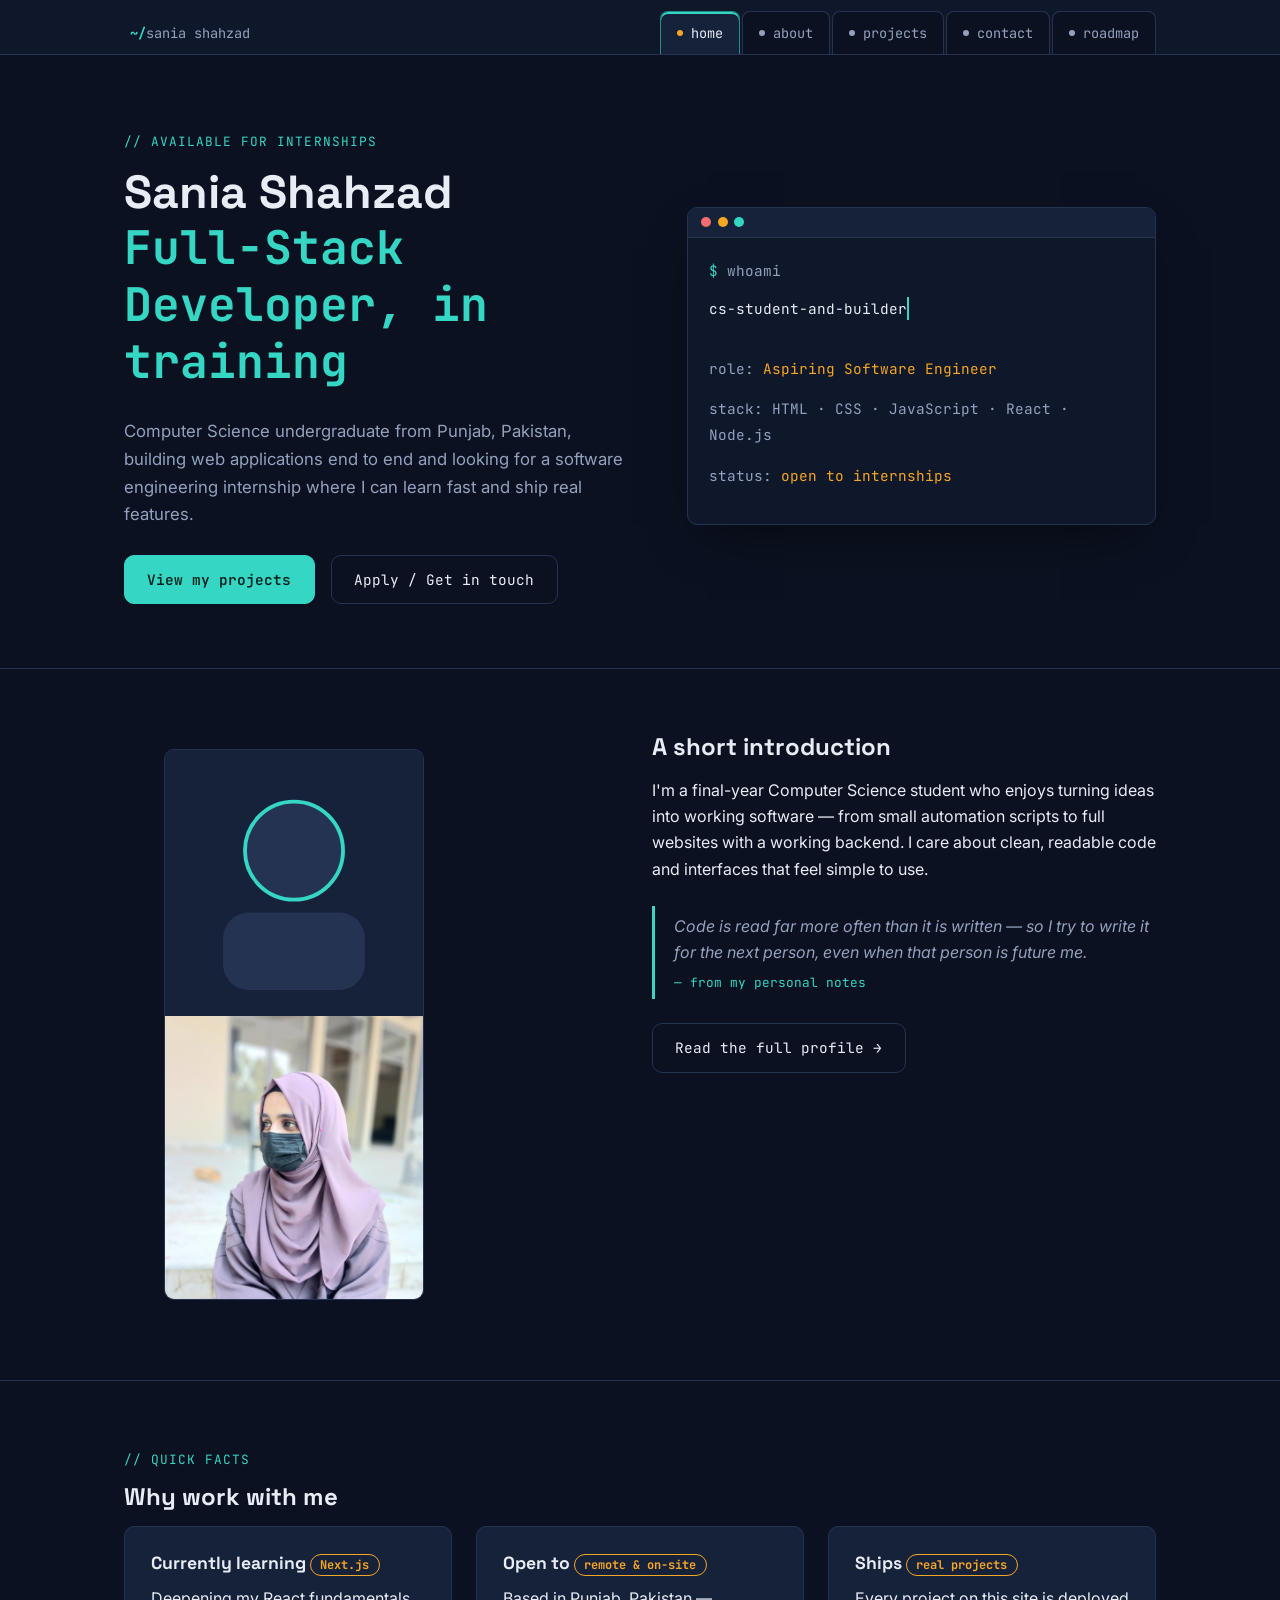
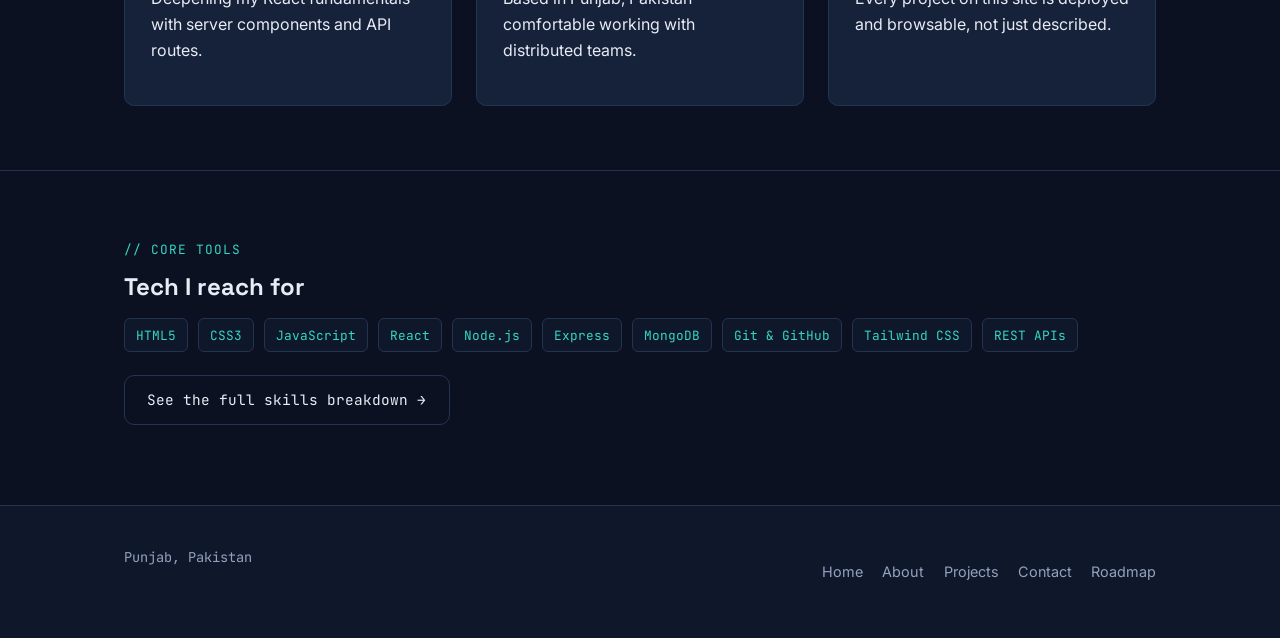
<file: index.html>
<!DOCTYPE html>
<html lang="en">
<head>
  <meta charset="UTF-8">
  <meta name="viewport" content="width=device-width, initial-scale=1.0">
  <title>Sania Shahzad— Developer Portfolio</title>
  <meta name="description" content="Sania Shahzad — Computer Science undergraduate and full-stack developer seeking a software engineering internship.">
  <link rel="preconnect" href="https://fonts.googleapis.com">
  <link href="https://fonts.googleapis.com/css2?family=Space+Grotesk:wght@500;700&family=Inter:wght@400;500;600&family=JetBrains+Mono:wght@400;600&display=swap" rel="stylesheet">
  <link rel="stylesheet" href="css/style.css">
</head>
<body>

  <header class="site-header">
    <nav class="tab-bar" aria-label="Main navigation">
      <span class="brand"><strong>~/</strong>sania shahzad</span>
      <a class="tab" href="index.html" aria-current="page"><span class="dot"></span>home</a>
      <a class="tab" href="about.html"><span class="dot"></span>about</a>
      <a class="tab" href="projects.html"><span class="dot"></span>projects</a>
      <a class="tab" href="contact.html"><span class="dot"></span>contact</a>
      <a class="tab" href="roadmap.html"><span class="dot"></span>roadmap</a>
    </nav>
  </header>

  <main>
    <section class="hero">
      <div class="wrap hero-grid">
        <div>
          <span class="eyebrow">// available for internships</span>
          <h1>Sania Shahzad<br><span class="role">Full-Stack Developer, in training</span></h1>
          <p class="lede">Computer Science undergraduate from Punjab, Pakistan, building web
            applications end to end and looking for a software engineering internship where
            I can learn fast and ship real features.</p>
          <div class="btn-row">
            <a class="btn btn-primary" href="projects.html">View my projects</a>
            <a class="btn btn-ghost" href="contact.html">Apply / Get in touch</a>
          </div>
        </div>

        <div class="terminal" aria-hidden="false">
          <div class="terminal-bar">
            <span></span><span></span><span></span>
            
          </div>
          <div class="terminal-body">
            <p><span class="prompt">$</span> whoami</p>
            <p class="type">cs-student-and-builder</p>
            <div class="out">
              <p>role: <span class="ok">Aspiring Software Engineer</span></p>
              <p>stack: HTML · CSS · JavaScript · React · Node.js</p>
              <p>status: <span class="ok">open to internships</span></p>
            </div>
          </div>
        </div>
      </div>
    </section>

    <section class="intro">
      <div class="wrap grid-2">
        <figure class="avatar-frame" style="max-width:260px;">
          <svg viewBox="0 0 200 200" xmlns="http://www.w3.org/2000/svg" role="img" aria-labelledby="avatarTitle">
            <title id="avatarTitle">Placeholder avatar illustration of Sania Shahzad</title>
            <rect width="200" height="200" fill="#16213a"/>
            <circle cx="100" cy="78" r="38" fill="#253352"/>
            <rect x="45" y="126" width="110" height="60" rx="20" fill="#253352"/>
            <circle cx="100" cy="78" r="38" fill="none" stroke="#35d6c4" stroke-width="3"/>
          </svg>
          <img src="images/sania.jpg" alt="Sania Shahzad" />
        </figure>
        <div>
          <h2>A short introduction</h2>
          <p>I'm a final-year Computer Science student who enjoys turning ideas into working
            software — from small automation scripts to full websites with a working backend.
            I care about clean, readable code and interfaces that feel simple to use.</p>
          <blockquote>
            Code is read far more often than it is written — so I try to write it for the next
            person, even when that person is future me.
            <cite>— from my personal notes</cite>
          </blockquote>
          <a class="btn btn-ghost" href="about.html">Read the full profile →</a>
        </div>
      </div>
    </section>

    <section class="highlights">
      <div class="wrap">
        <span class="eyebrow">// quick facts</span>
        <h2>Why work with me</h2>
        <div class="grid-3">
          <article class="card">
            <h3>Currently learning <mark>Next.js</mark></h3>
            <p>Deepening my React fundamentals with server components and API routes.</p>
          </article>
          <article class="card">
            <h3>Open to <mark>remote &amp; on-site</mark></h3>
            <p>Based in Punjab, Pakistan — comfortable working with distributed teams.</p>
          </article>
          <article class="card">
            <h3>Ships <mark>real projects</mark></h3>
            <p>Every project on this site is deployed and browsable, not just described.</p>
          </article>
        </div>
      </div>
    </section>

    <section class="stack-teaser">
      <div class="wrap">
        <span class="eyebrow">// core tools</span>
        <h2>Tech I reach for</h2>
        <ul class="tag-list">
          <li>HTML5</li><li>CSS3</li><li>JavaScript</li><li>React</li>
          <li>Node.js</li><li>Express</li><li>MongoDB</li><li>Git &amp; GitHub</li>
          <li>Tailwind CSS</li><li>REST APIs</li>
        </ul>
        <p style="margin-top:1.4rem;"><a class="btn btn-ghost" href="projects.html">See the full skills breakdown →</a></p>
      </div>
    </section>
  </main>

  <footer class="site-footer">
    <div class="wrap">
      <address> Punjab, Pakistan</address>
      <nav aria-label="Footer navigation">
        <ul>
          <li><a href="index.html">Home</a></li>
          <li><a href="about.html">About</a></li>
          <li><a href="projects.html">Projects</a></li>
          <li><a href="contact.html">Contact</a></li>
          <li><a href="roadmap.html">Roadmap</a></li>
        </ul>
      </nav>
    </div>
  </footer>

</body>
</html>
</file>
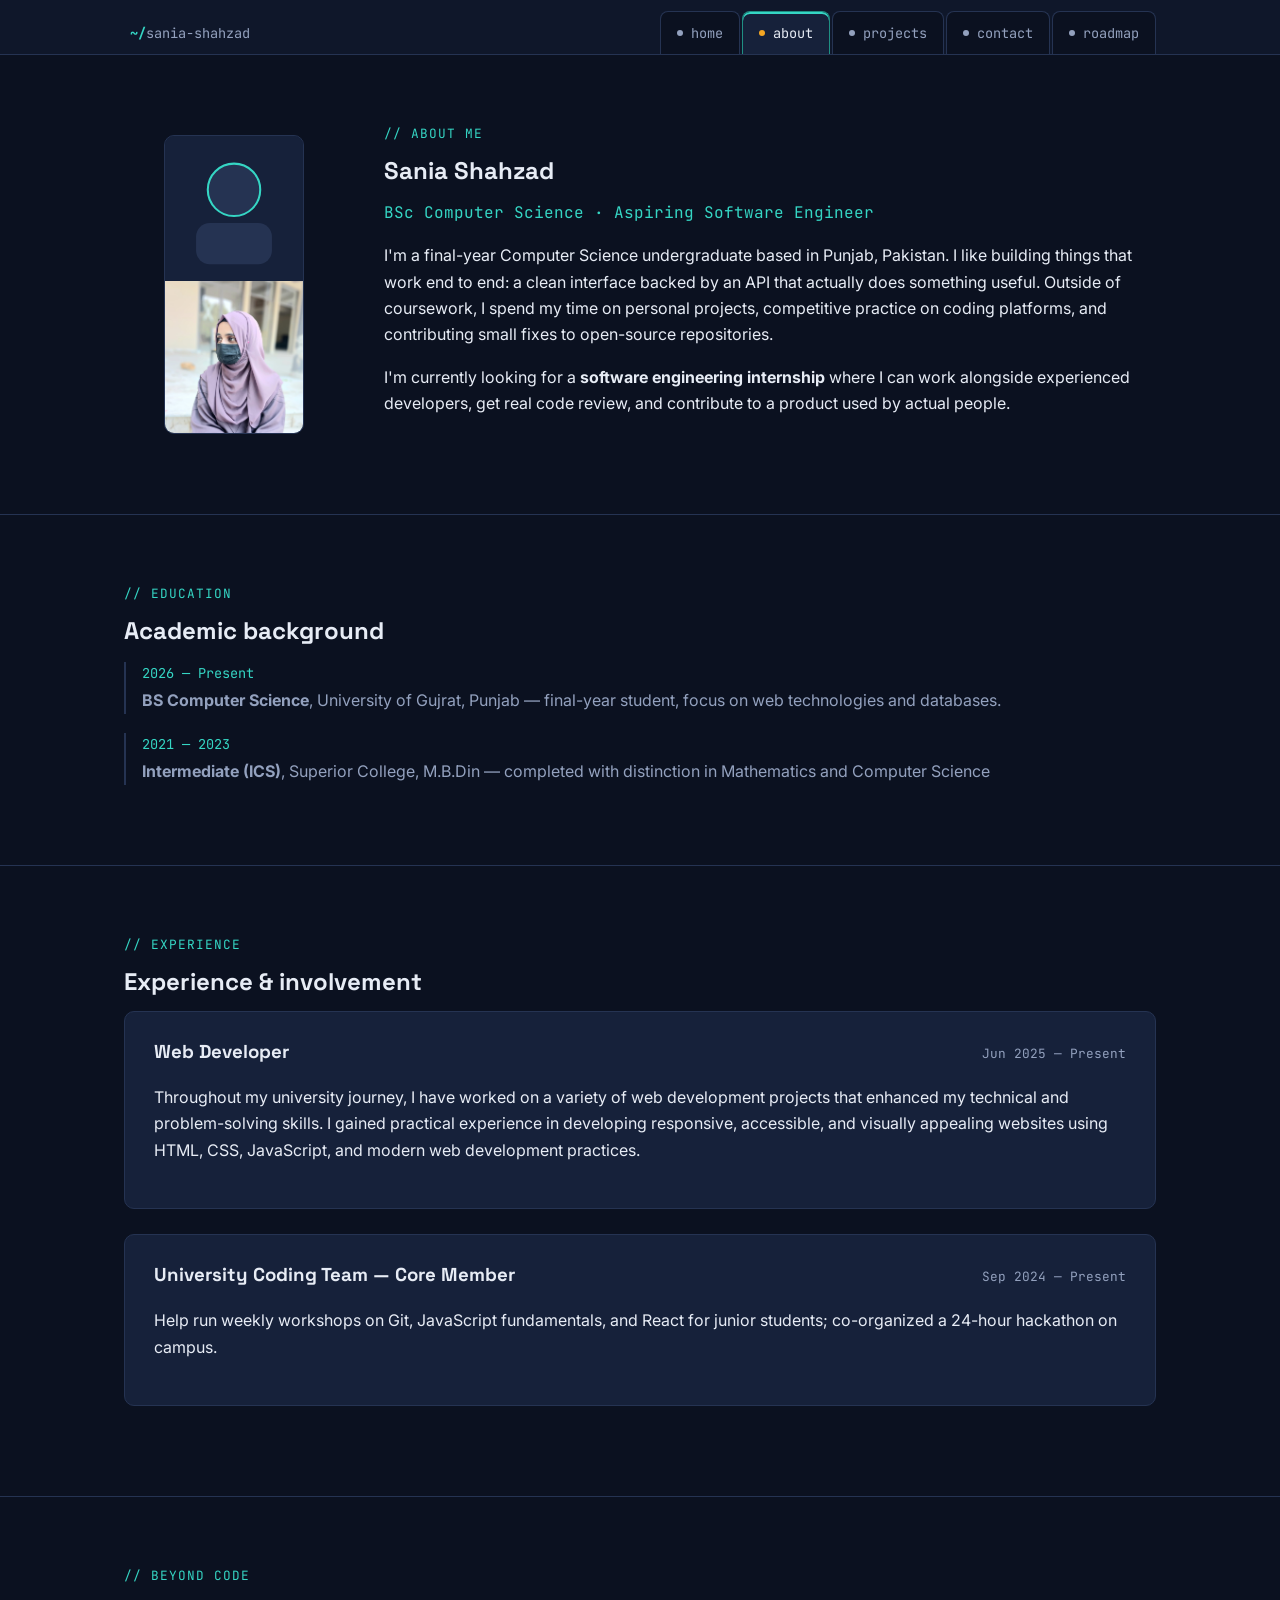
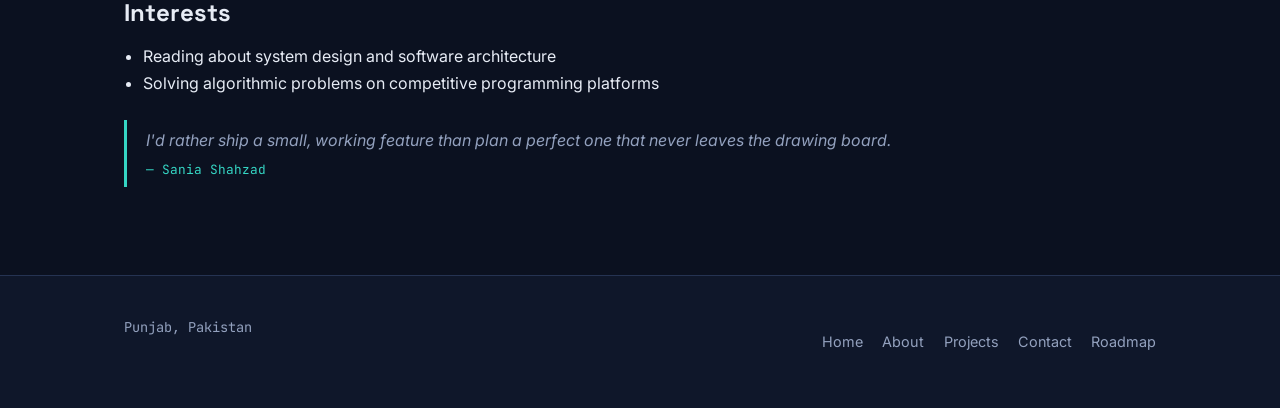
<file: about.html>
<!DOCTYPE html>
<html lang="en">
<head>
  <meta charset="UTF-8">
  <meta name="viewport" content="width=device-width, initial-scale=1.0">
  <title>About — Sania Shahzad</title>
  <meta name="description" content="About Sania Shahzad: education, experience, and interests.">
  <link rel="preconnect" href="https://fonts.googleapis.com">
  <link href="https://fonts.googleapis.com/css2?family=Space+Grotesk:wght@500;700&family=Inter:wght@400;500;600&family=JetBrains+Mono:wght@400;600&display=swap" rel="stylesheet">
  <link rel="stylesheet" href="css/style.css">
</head>
<body>

  <header class="site-header">
    <nav class="tab-bar" aria-label="Main navigation">
      <span class="brand"><strong>~/</strong>sania-shahzad</span>
      <a class="tab" href="index.html"><span class="dot"></span>home</a>
      <a class="tab" href="about.html" aria-current="page"><span class="dot"></span>about</a>
      <a class="tab" href="projects.html"><span class="dot"></span>projects</a>
      <a class="tab" href="contact.html"><span class="dot"></span>contact</a>
      <a class="tab" href="roadmap.html"><span class="dot"></span>roadmap</a>
    </nav>
  </header>

  <main>
    <section class="profile">
      <div class="wrap profile-grid">
        <figure class="avatar-frame">
          <svg viewBox="0 0 200 200" xmlns="http://www.w3.org/2000/svg" role="img" aria-labelledby="avatarTitle2">
            <title id="avatarTitle2">Placeholder avatar illustration of Sania Shahzad</title>
            <rect width="200" height="200" fill="#16213a"/>
            <circle cx="100" cy="78" r="38" fill="#253352"/>
            <rect x="45" y="126" width="110" height="60" rx="20" fill="#253352"/>
            <circle cx="100" cy="78" r="38" fill="none" stroke="#35d6c4" stroke-width="3"/>
          </svg>
          <img src="images/sania.jpg" alt="Sania Shahzad" />
        </figure>
        <div>
          <span class="eyebrow">// about me</span>
          <h1>Sania Shahzad</h1>
          <p class="role" style="font-family: var(--font-mono); color: var(--accent);">BSc Computer Science · Aspiring Software Engineer</p>
          <p>I'm a final-year Computer Science undergraduate based in Punjab, Pakistan.
            I like building things that work end to end: a clean interface backed by an
            API that actually does something useful. Outside of coursework, I spend my time
            on personal projects, competitive practice on coding platforms, and contributing
            small fixes to open-source repositories.</p>
          <p>I'm currently looking for a <strong>software engineering internship</strong> where
            I can work alongside experienced developers, get real code review, and contribute
            to a product used by actual people.</p>
        </div>
      </div>
    </section>

    <section class="education">
      <div class="wrap">
        <span class="eyebrow">// education</span>
        <h2>Academic background</h2>
        <dl class="edu-list">
          <div>
            <dt>2026 — Present</dt>
            <dd><strong>BS Computer Science</strong>, University of Gujrat, Punjab — final-year student, focus on web technologies and databases.</dd>
          </div>
          <div>
            <dt>2021 — 2023</dt>
            <dd><strong>Intermediate (ICS)</strong>, Superior College, M.B.Din — completed with distinction in Mathematics and Computer Science</dd>
          </div>
        </dl>
      </div>
    </section>

    <section class="experience">
      <div class="wrap">
        <span class="eyebrow">// experience</span>
        <h2>Experience &amp; involvement</h2>

        <article class="project">
          <header>
            <h3>Web Developer</h3>
            <time datetime="2024-06">Jun 2025 — Present</time>
          </header>
          <p>Throughout my university journey, I have worked on a variety of web development projects that enhanced my technical and problem-solving skills. I gained practical experience in developing responsive, accessible, and visually appealing websites using HTML, CSS, JavaScript, and modern web development practices.</p>
        </article>

        <article class="project">
          <header>
            <h3>University Coding Team — Core Member</h3>
            <time datetime="2024-09">Sep 2024 — Present</time>
          </header>
          <p>Help run weekly workshops on Git, JavaScript fundamentals, and React for
            junior students; co-organized a 24-hour hackathon on campus.</p>
        </article>
      </div>
    </section>

    <section class="interests">
      <div class="wrap">
        <span class="eyebrow">// beyond code</span>
        <h2>Interests</h2>
        <ul>
          <li>Reading about system design and software architecture</li>
          <li>Solving algorithmic problems on competitive programming platforms</li>
          
        </ul>
        <blockquote>
          I'd rather ship a small, working feature than plan a perfect one that never leaves the drawing board.
          <cite>— Sania Shahzad</cite>
        </blockquote>
      </div>
    </section>
  </main>

  <footer class="site-footer">
    <div class="wrap">
      <address>Punjab, Pakistan</address>
      <nav aria-label="Footer navigation">
        <ul>
          <li><a href="index.html">Home</a></li>
          <li><a href="about.html">About</a></li>
          <li><a href="projects.html">Projects</a></li>
          <li><a href="contact.html">Contact</a></li>
          <li><a href="roadmap.html">Roadmap</a></li>
        </ul>
      </nav>
    </div>
  </footer>

</body>
</html>
</file>
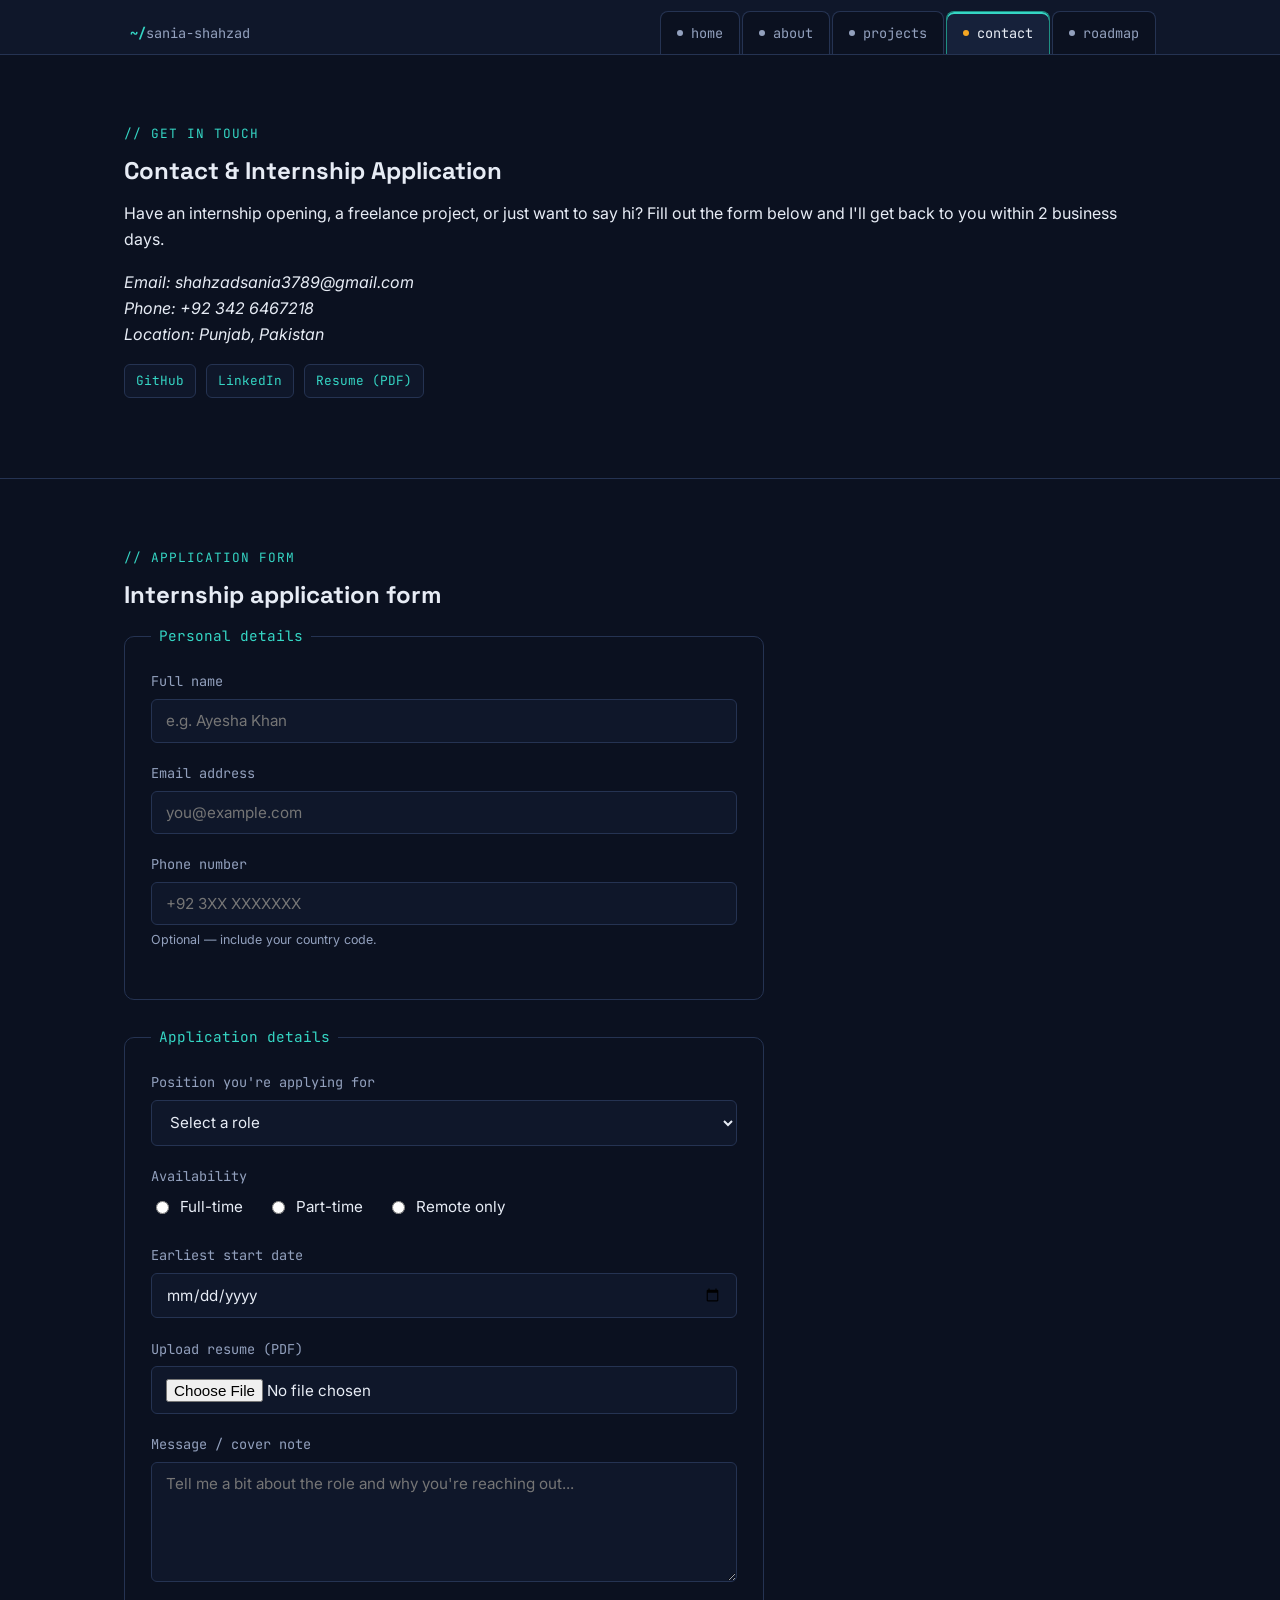
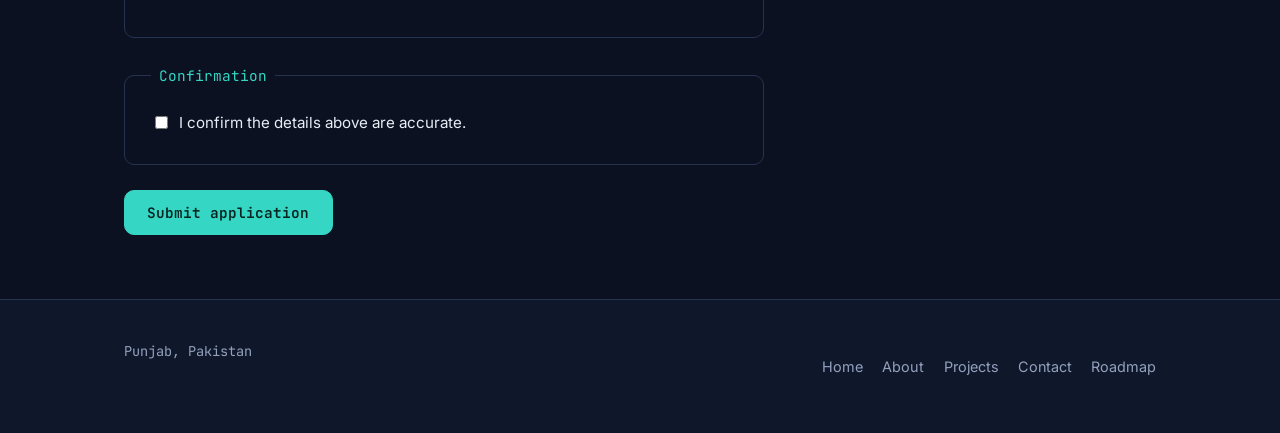
<file: contact.html>
<!DOCTYPE html>
<html lang="en">
<head>
  <meta charset="UTF-8">
  <meta name="viewport" content="width=device-width, initial-scale=1.0">
  <title>Contact &amp; Application — Sania Shahzad</title>
  <meta name="description" content="Get in touch with Sania Shahzad or submit an internship application.">
  <link rel="preconnect" href="https://fonts.googleapis.com">
  <link href="https://fonts.googleapis.com/css2?family=Space+Grotesk:wght@500;700&family=Inter:wght@400;500;600&family=JetBrains+Mono:wght@400;600&display=swap" rel="stylesheet">
  <link rel="stylesheet" href="css/style.css">
</head>
<body>

  <header class="site-header">
    <nav class="tab-bar" aria-label="Main navigation">
      <span class="brand"><strong>~/</strong>sania-shahzad</span>
      <a class="tab" href="index.html"><span class="dot"></span>home</a>
      <a class="tab" href="about.html"><span class="dot"></span>about</a>
      <a class="tab" href="projects.html"><span class="dot"></span>projects</a>
      <a class="tab" href="contact.html" aria-current="page"><span class="dot"></span>contact</a>
      <a class="tab" href="roadmap.html"><span class="dot"></span>roadmap</a>
    </nav>
  </header>

  <main>
    <section class="contact-info">
      <div class="wrap">
        <span class="eyebrow">// get in touch</span>
        <h1>Contact &amp; Internship Application</h1>
        <p>Have an internship opening, a freelance project, or just want to say hi?
          Fill out the form below and I'll get back to you within 2 business days.</p>
        <address>
          Email: shahzadsania3789@gmail.com<br>
          Phone: +92 342 6467218<br>
          Location: Punjab, Pakistan
        </address>
        <ul class="tag-list">
          <li><a href="https://github.com/shahzadsania3789-rgb/Portfolio">GitHub</a></li>
          <li><a href="https://www.linkedin.com/in/sania-shahzad-301204406?utm_source=share_via&utm_content=profile&utm_medium=member_ios">LinkedIn</a></li>
          <li><a href="resume.pdf" target="_blank">Resume (PDF)</a></li>
        </ul>
      </div>
    </section>

    <section class="form-section">
      <div class="wrap">
        <span class="eyebrow">// application form</span>
        <h2>Internship application form</h2>

        <form action="#" method="post">

          <fieldset>
            <legend>Personal details</legend>

            <div class="field">
              <label for="fullname">Full name</label>
              <input type="text" id="fullname" name="fullname" placeholder="e.g. Ayesha Khan" required>
            </div>

            <div class="field">
              <label for="email">Email address</label>
              <input type="email" id="email" name="email" placeholder="you@example.com" required>
            </div>

            <div class="field">
              <label for="phone">Phone number</label>
              <input type="tel" id="phone" name="phone" placeholder="+92 3XX XXXXXXX" pattern="[0-9+ ]{7,15}">
              <p class="hint">Optional — include your country code.</p>
            </div>
          </fieldset>

          <fieldset>
            <legend>Application details</legend>

            <div class="field">
              <label for="position">Position you're applying for</label>
              <select id="position" name="position" required>
                <option value="">Select a role</option>
                <option value="frontend-intern">Frontend Developer Intern</option>
                <option value="backend-intern">Backend Developer Intern</option>
                <option value="fullstack-intern">Full-Stack Developer Intern</option>
                <option value="other">Other</option>
              </select>
            </div>

            <div class="field">
              <label for="availability">Availability</label>
              <div class="radio-row">
                <label><input type="radio" name="availability" value="full-time" required> Full-time</label>
                <label><input type="radio" name="availability" value="part-time"> Part-time</label>
                <label><input type="radio" name="availability" value="remote-only"> Remote only</label>
              </div>
            </div>

            <div class="field">
              <label for="start-date">Earliest start date</label>
              <input type="date" id="start-date" name="start-date">
            </div>

            <div class="field">
              <label for="resume">Upload resume (PDF)</label>
              <input type="file" id="resume" name="resume" accept="application/pdf">
            </div>

            <div class="field">
              <label for="message">Message / cover note</label>
              <textarea id="message" name="message" placeholder="Tell me a bit about the role and why you're reaching out..." required></textarea>
            </div>
          </fieldset>

          <fieldset>
            <legend>Confirmation</legend>
            <div class="check-row">
              <label><input type="checkbox" name="agree" required> I confirm the details above are accurate.</label>
            </div>
          </fieldset>

          <button type="submit" class="btn btn-primary">Submit application</button>
        </form>
      </div>
    </section>
  </main>

  <footer class="site-footer">
    <div class="wrap">
      <address>Punjab, Pakistan</address>
      <nav aria-label="Footer navigation">
        <ul>
          <li><a href="index.html">Home</a></li>
          <li><a href="about.html">About</a></li>
          <li><a href="projects.html">Projects</a></li>
          <li><a href="contact.html">Contact</a></li>
          <li><a href="roadmap.html">Roadmap</a></li>
        </ul>
      </nav>
    </div>
  </footer>

</body>
</html>
</file>
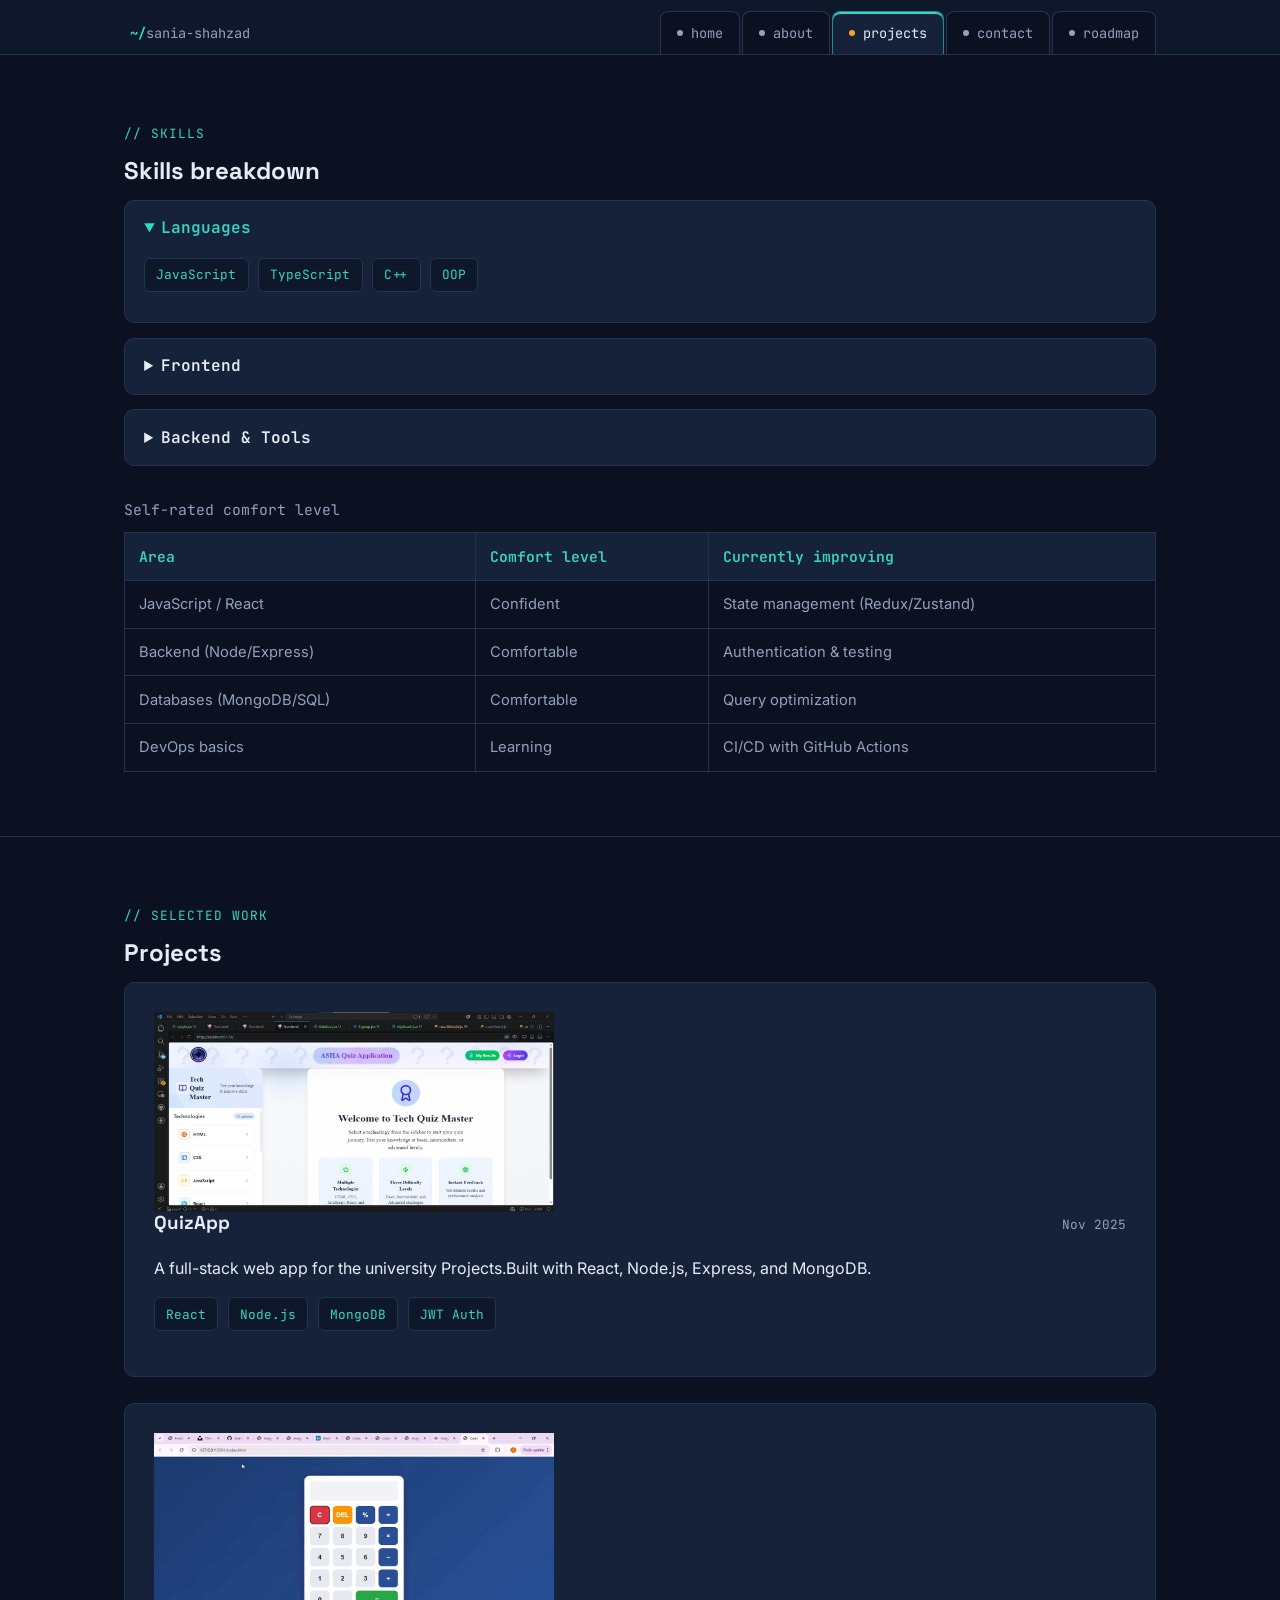
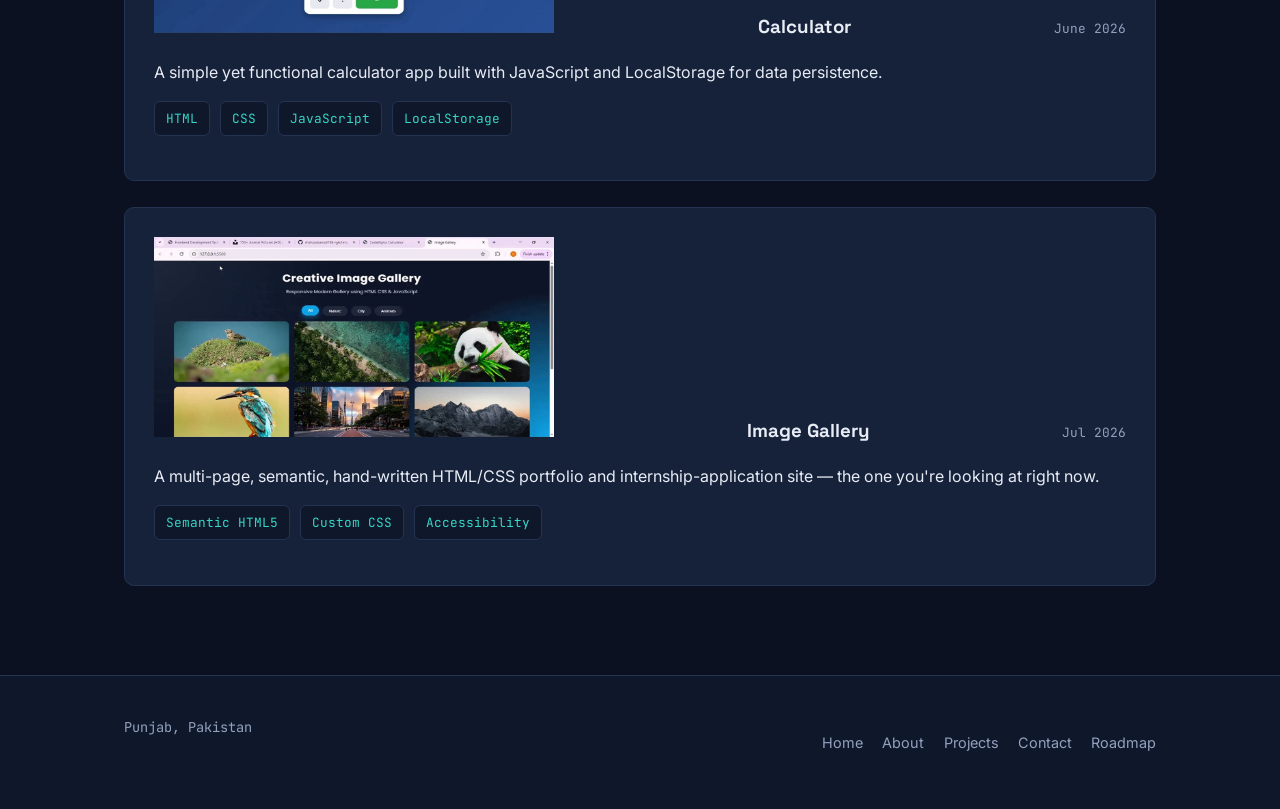
<file: projects.html>
<!DOCTYPE html>
<html lang="en">
<head>
  <meta charset="UTF-8">
  <meta name="viewport" content="width=device-width, initial-scale=1.0">
  <title>Projects &amp; Skills — Sania Shahzad</title>
  <meta name="description" content="Projects built and skills used by Hamza Tariq.">
  <link rel="preconnect" href="https://fonts.googleapis.com">
  <link href="https://fonts.googleapis.com/css2?family=Space+Grotesk:wght@500;700&family=Inter:wght@400;500;600&family=JetBrains+Mono:wght@400;600&display=swap" rel="stylesheet">
  <link rel="stylesheet" href="css/style.css">
</head>
<body>

  <header class="site-header">
    <nav class="tab-bar" aria-label="Main navigation">
      <span class="brand"><strong>~/</strong>sania-shahzad</span>
      <a class="tab" href="index.html"><span class="dot"></span>home</a>
      <a class="tab" href="about.html"><span class="dot"></span>about</a>
      <a class="tab" href="projects.html" aria-current="page"><span class="dot"></span>projects</a>
      <a class="tab" href="contact.html"><span class="dot"></span>contact</a>
      <a class="tab" href="roadmap.html"><span class="dot"></span>roadmap</a>
    </nav>
  </header>

  <main>
    <section class="skills">
      <div class="wrap">
        <span class="eyebrow">// skills</span>
        <h1>Skills breakdown</h1>

        <details open>
          <summary>Languages</summary>
          <ul class="tag-list">
            <li>JavaScript</li><li>TypeScript</li><li>C++</li><li>OOP</li>
          </ul>
        </details>

        <details>
          <summary>Frontend</summary>
          <ul class="tag-list">
            <li>HTML5</li><li>CSS3</li><li>Tailwind CSS</li><li>React</li><li>Responsive Design</li>
          </ul>
        </details>

        <details>
          <summary>Backend &amp; Tools</summary>
          <ul class="tag-list">
            <li>Node.js</li><li>Express</li><li>MongoDB</li><li>Git &amp; GitHub</li><li>REST APIs</li><li>Postman</li>
          </ul>
        </details>

        <table class="skills-table" style="margin-top:2rem;">
          <caption style="text-align:left; font-family: var(--font-mono); color: var(--text-dim); margin-bottom: 0.6rem;">
            Self-rated comfort level
          </caption>
          <thead>
            <tr>
              <th scope="col">Area</th>
              <th scope="col">Comfort level</th>
              <th scope="col">Currently improving</th>
            </tr>
          </thead>
          <tbody>
            <tr><td>JavaScript / React</td><td>Confident</td><td>State management (Redux/Zustand)</td></tr>
            <tr><td>Backend (Node/Express)</td><td>Comfortable</td><td>Authentication &amp; testing</td></tr>
            <tr><td>Databases (MongoDB/SQL)</td><td>Comfortable</td><td>Query optimization</td></tr>
            <tr><td>DevOps basics</td><td>Learning</td><td>CI/CD with GitHub Actions</td></tr>
          </tbody>
        </table>
      </div>
    </section>

    <section class="projects">
      <div class="wrap">
        <span class="eyebrow">// selected work</span>
        <h2>Projects</h2>

        <article class="project">
          <header>
            <div>
            <img src="images/quizapp.png" alt="Screenshot of QuizApp project" width="400" height="200">
            <h3>QuizApp</h3>
            </div>
            <div>
            <time datetime="2025-11">Nov 2025</time>
            </div>
          </header>
          <div>
          <p>A full-stack web app for the university Projects.Built with React, Node.js, Express,
            and MongoDB.</p>
            </div>
            <div>
          <ul class="tag-list">
            <li>React</li><li>Node.js</li><li>MongoDB</li><li>JWT Auth</li>
          </ul>
          </div>
          
        </article>

        <article class="project">
          <header>
            <img src="images/calculator.png" alt="Screenshot of Calculator project" width="400" height="200">
            <h3>Calculator</h3>
            <time datetime="2026-06">June 2026</time>
          </header>
          <p>A simple yet functional calculator app built with JavaScript and LocalStorage for data persistence.</p>
          <ul class="tag-list">
            <li>HTML</li><li>CSS</li><li>JavaScript</li><li>LocalStorage</li>
          </ul>
          
        </article>

       

       
        <article class="project">
          <header>
            <img src="images/imagegallery.png" alt="Screenshot of Image Gallery project" width="400" height="200">
            <h3>Image Gallery</h3>
            <time datetime="2026-07">Jul 2026</time>
          </header>
          <p>A multi-page, semantic, hand-written HTML/CSS portfolio and internship-application
            site — the one you're looking at right now.</p>
          <ul class="tag-list">
            <li>Semantic HTML5</li><li>Custom CSS</li><li>Accessibility</li>
          </ul>
          
        </article>
      </div>
    </section>
  </main>

  <footer class="site-footer">
    <div class="wrap">
      <address>Punjab, Pakistan</address>
      <nav aria-label="Footer navigation">
        <ul>
          <li><a href="index.html">Home</a></li>
          <li><a href="about.html">About</a></li>
          <li><a href="projects.html">Projects</a></li>
          <li><a href="contact.html">Contact</a></li>
          <li><a href="roadmap.html">Roadmap</a></li>
        </ul>
      </nav>
    </div>
  </footer>

</body>
</html>
</file>
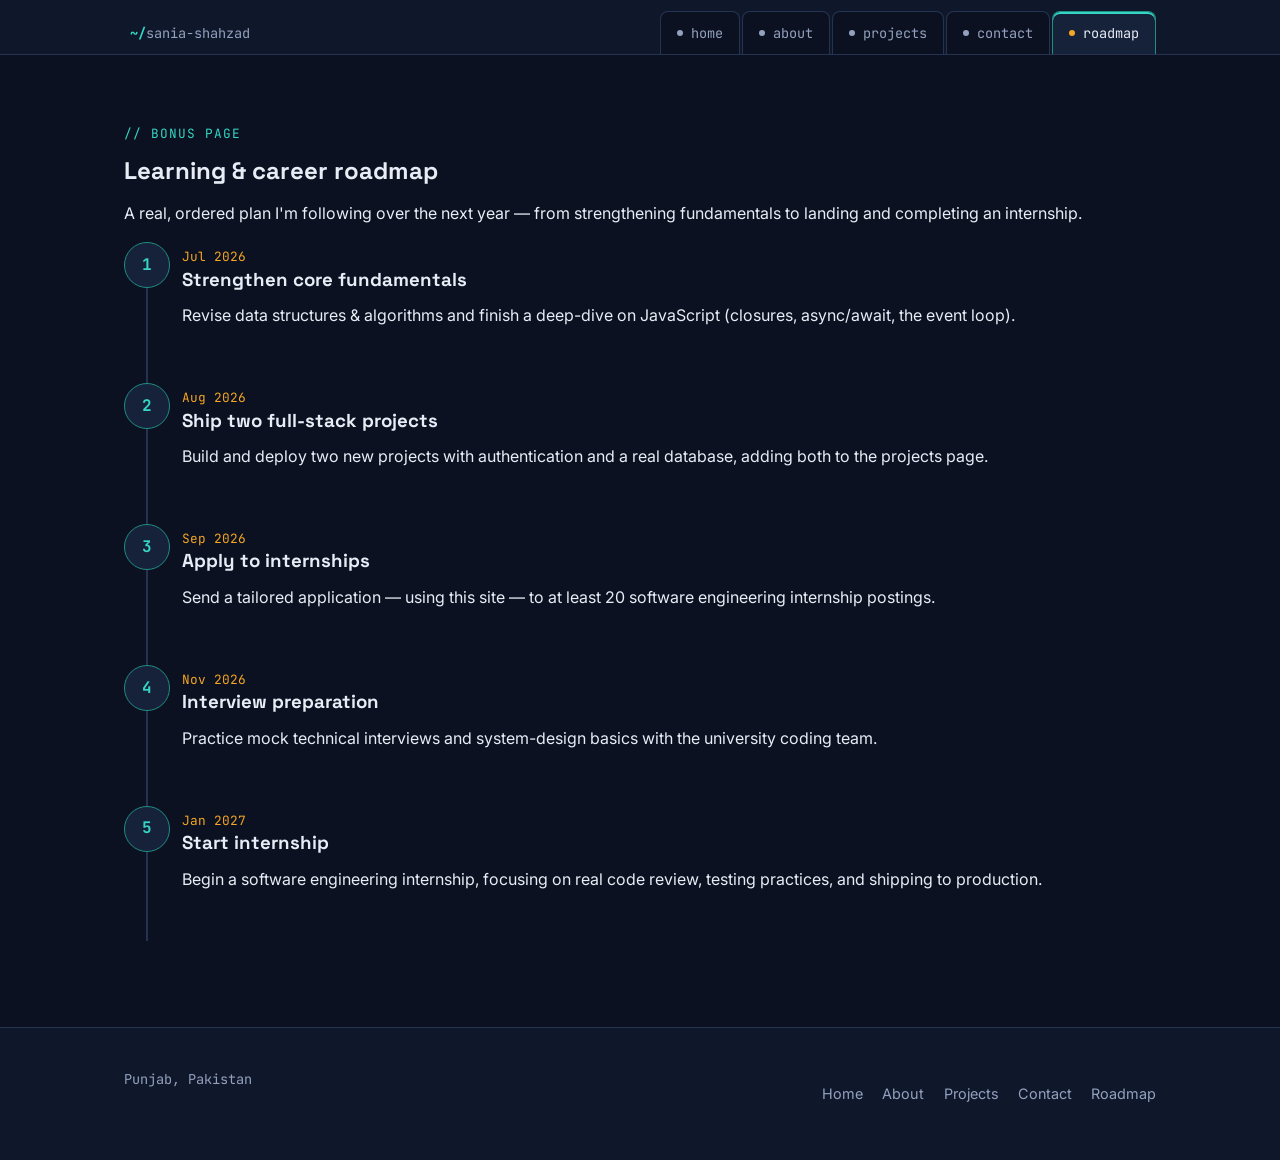
<file: roadmap.html>
<!DOCTYPE html>
<html lang="en">
<head>
  <meta charset="UTF-8">
  <meta name="viewport" content="width=device-width, initial-scale=1.0">
  <title>Roadmap — Sania Shahzad</title>
  <meta name="description" content="Sania Shahzad's learning and career roadmap.">
  <link rel="preconnect" href="https://fonts.googleapis.com">
  <link href="https://fonts.googleapis.com/css2?family=Space+Grotesk:wght@500;700&family=Inter:wght@400;500;600&family=JetBrains+Mono:wght@400;600&display=swap" rel="stylesheet">
  <link rel="stylesheet" href="css/style.css">
</head>
<body>

  <header class="site-header">
    <nav class="tab-bar" aria-label="Main navigation">
      <span class="brand"><strong>~/</strong>sania-shahzad</span>
      <a class="tab" href="index.html"><span class="dot"></span>home</a>
      <a class="tab" href="about.html"><span class="dot"></span>about</a>
      <a class="tab" href="projects.html"><span class="dot"></span>projects</a>
      <a class="tab" href="contact.html"><span class="dot"></span>contact</a>
      <a class="tab" href="roadmap.html" aria-current="page"><span class="dot"></span>roadmap</a>
    </nav>
  </header>

  <main>
    <section class="roadmap">
      <div class="wrap">
        <span class="eyebrow">// bonus page</span>
        <h1>Learning &amp; career roadmap</h1>
        <p>A real, ordered plan I'm following over the next year — from strengthening
          fundamentals to landing and completing an internship.</p>

        <ol class="timeline">
          <li>
            <span class="marker">1</span>
            <time datetime="2026-07">Jul 2026</time>
            <h3>Strengthen core fundamentals</h3>
            <p>Revise data structures &amp; algorithms and finish a deep-dive on JavaScript
              (closures, async/await, the event loop).</p>
          </li>
          <li>
            <span class="marker">2</span>
            <time datetime="2026-08">Aug 2026</time>
            <h3>Ship two full-stack projects</h3>
            <p>Build and deploy two new projects with authentication and a real database,
              adding both to the projects page.</p>
          </li>
          <li>
            <span class="marker">3</span>
            <time datetime="2026-09">Sep 2026</time>
            <h3>Apply to internships</h3>
            <p>Send a tailored application — using this site — to at least 20 software
              engineering internship postings.</p>
          </li>
          <li>
            <span class="marker">4</span>
            <time datetime="2026-11">Nov 2026</time>
            <h3>Interview preparation</h3>
            <p>Practice mock technical interviews and system-design basics with the
              university coding team.</p>
          </li>
          <li>
            <span class="marker">5</span>
            <time datetime="2027-01">Jan 2027</time>
            <h3>Start internship</h3>
            <p>Begin a software engineering internship, focusing on real code review,
              testing practices, and shipping to production.</p>
          </li>
        </ol>
      </div>
    </section>
  </main>

  <footer class="site-footer">
    <div class="wrap">
      <address>Punjab, Pakistan</address>
      <nav aria-label="Footer navigation">
        <ul>
          <li><a href="index.html">Home</a></li>
          <li><a href="about.html">About</a></li>
          <li><a href="projects.html">Projects</a></li>
          <li><a href="contact.html">Contact</a></li>
          <li><a href="roadmap.html">Roadmap</a></li>
        </ul>
      </nav>
    </div>
  </footer>

</body>
</html>
</file>
<file: css/style.css>
/* ---------- Design tokens ---------- */
:root {
  --bg: #0b1120;
  --bg-alt: #0f172a;
  --surface: #16213a;
  --surface-hover: #1c2b4a;
  --border: #253352;
  --text: #e7ecf5;
  --text-dim: #93a1be;
  --accent: #35d6c4;
  --accent-dim: #1f8f83;
  --accent-warm: #f5a623;
  --danger: #f26d6d;
  --radius: 10px;
  --font-display: "Space Grotesk", "Segoe UI", sans-serif;
  --font-body: "Inter", "Segoe UI", sans-serif;
  --font-mono: "JetBrains Mono", "Courier New", monospace;
  --max-width: 1080px;
}

/* ---------- Reset ---------- */
*, *::before, *::after { box-sizing: border-box; }
html { scroll-behavior: smooth; }
body {
  margin: 0;
  background: var(--bg);
  color: var(--text);
  font-family: var(--font-body);
  line-height: 1.65;
  font-size: 16px;
}
img { max-width: 100%; display: block; }
a { color: inherit; text-decoration: none; }
ul, ol { padding-left: 1.2rem; }
h1, h2, h3, h4 {
  font-family: var(--font-display);
  line-height: 1.2;
  margin: 0 0 0.6em;
}
p { margin: 0 0 1em; }

:focus-visible {
  outline: 2px solid var(--accent);
  outline-offset: 3px;
}

@media (prefers-reduced-motion: reduce) {
  *, *::before, *::after {
    animation-duration: 0.001ms !important;
    animation-iteration-count: 1 !important;
    transition-duration: 0.001ms !important;
    scroll-behavior: auto !important;
  }
}

/* ---------- Layout helpers ---------- */
.wrap {
  max-width: var(--max-width);
  margin: 0 auto;
  padding: 0 1.5rem;
}
main { display: block; }
section { padding: 4rem 0; border-bottom: 1px solid var(--border); }
section:last-of-type { border-bottom: none; }
.eyebrow {
  font-family: var(--font-mono);
  color: var(--accent);
  font-size: 0.8rem;
  letter-spacing: 0.08em;
  text-transform: uppercase;
  display: inline-block;
  margin-bottom: 0.8rem;
}

/* ---------- Header / Tab-bar navigation (signature element) ---------- */
.site-header {
  background: var(--bg-alt);
  border-bottom: 1px solid var(--border);
  position: sticky;
  top: 0;
  z-index: 50;
}
.tab-bar {
  display: flex;
  align-items: flex-end;
  gap: 2px;
  max-width: var(--max-width);
  margin: 0 auto;
  padding: 0.7rem 1.5rem 0;
  overflow-x: auto;
}
.tab-bar .brand {
  font-family: var(--font-mono);
  font-size: 0.85rem;
  color: var(--text-dim);
  margin-right: auto;
  padding: 0.6rem 0.4rem;
  white-space: nowrap;
}
.tab-bar .brand strong { color: var(--accent); }
.tab {
  font-family: var(--font-mono);
  font-size: 0.85rem;
  color: var(--text-dim);
  background: var(--bg);
  border: 1px solid var(--border);
  border-bottom: none;
  border-radius: 8px 8px 0 0;
  padding: 0.6rem 1rem;
  display: inline-flex;
  align-items: center;
  gap: 0.5rem;
  white-space: nowrap;
  transition: color 0.15s ease, background 0.15s ease;
}
.tab .dot {
  width: 6px;
  height: 6px;
  border-radius: 50%;
  background: var(--text-dim);
}
.tab:hover { color: var(--text); background: var(--surface-hover); }
.tab[aria-current="page"] {
  color: var(--text);
  background: var(--surface);
  border-color: var(--accent-dim);
  box-shadow: inset 0 2px 0 var(--accent);
}
.tab[aria-current="page"] .dot { background: var(--accent-warm); }

/* ---------- Buttons ---------- */
.btn {
  font-family: var(--font-mono);
  font-size: 0.9rem;
  display: inline-block;
  padding: 0.75rem 1.4rem;
  border-radius: var(--radius);
  border: 1px solid var(--border);
  cursor: pointer;
  transition: transform 0.15s ease, background 0.15s ease, border-color 0.15s ease;
}
.btn-primary {
  background: var(--accent);
  color: #06231f;
  border-color: var(--accent);
  font-weight: 600;
}
.btn-primary:hover { transform: translateY(-2px); background: #4ee6d5; }
.btn-ghost {
  background: transparent;
  color: var(--text);
}
.btn-ghost:hover { border-color: var(--accent); color: var(--accent); }
.btn-row { display: flex; gap: 1rem; flex-wrap: wrap; margin-top: 1.6rem; }

/* ---------- Hero / terminal window ---------- */
.hero { padding-top: 4.5rem; }
.hero-grid {
  display: grid;
  grid-template-columns: 1.1fr 1fr;
  gap: 3rem;
  align-items: center;
}
.hero h1 { font-size: clamp(2rem, 4vw, 2.9rem); }
.hero .role { color: var(--accent); font-family: var(--font-mono); }
.hero p.lede { color: var(--text-dim); font-size: 1.05rem; max-width: 46ch; }

.terminal {
  background: var(--bg-alt);
  border: 1px solid var(--border);
  border-radius: var(--radius);
  overflow: hidden;
  box-shadow: 0 20px 50px -20px rgba(0,0,0,0.6);
}
.terminal-bar {
  display: flex;
  align-items: center;
  gap: 0.4rem;
  padding: 0.6rem 0.8rem;
  background: var(--surface);
  border-bottom: 1px solid var(--border);
}
.terminal-bar span {
  width: 10px; height: 10px; border-radius: 50%;
  background: var(--border);
}
.terminal-bar span:nth-child(1) { background: #f26d6d; }
.terminal-bar span:nth-child(2) { background: #f5a623; }
.terminal-bar span:nth-child(3) { background: #35d6c4; }
.terminal-bar .path {
  font-family: var(--font-mono);
  font-size: 0.75rem;
  color: var(--text-dim);
  margin-left: 0.6rem;
}
.terminal-body {
  font-family: var(--font-mono);
  font-size: 0.9rem;
  padding: 1.3rem;
  color: var(--text-dim);
}
.terminal-body .prompt { color: var(--accent); }
.terminal-body .type {
  color: var(--text);
  border-right: 2px solid var(--accent);
  white-space: nowrap;
  overflow: hidden;
  display: inline-block;
  animation: typing 3.2s steps(28, end) 1, blink 0.75s step-end infinite;
}
@keyframes typing { from { width: 0 } to { width: 28ch } }
@keyframes blink { 50% { border-color: transparent } }
.terminal-body .out { margin-top: 0.9rem; line-height: 1.8; }
.terminal-body .ok { color: var(--accent-warm); }

/* ---------- Cards / grids ---------- */
.grid-3 { display: grid; grid-template-columns: repeat(3, 1fr); gap: 1.5rem; }
.grid-2 { display: grid; grid-template-columns: repeat(2, 1fr); gap: 1.5rem; }
.card {
  background: var(--surface);
  border: 1px solid var(--border);
  border-radius: var(--radius);
  padding: 1.6rem;
}
.card h3 { font-size: 1.1rem; }
.card mark {
  background: transparent;
  color: var(--accent-warm);
  font-family: var(--font-mono);
  font-size: 0.75rem;
  border: 1px solid var(--accent-warm);
  border-radius: 999px;
  padding: 0.15rem 0.6rem;
}

/* ---------- Tags ---------- */
.tag-list { list-style: none; padding: 0; display: flex; flex-wrap: wrap; gap: 0.6rem; }
.tag-list li {
  font-family: var(--font-mono);
  font-size: 0.8rem;
  background: var(--bg-alt);
  border: 1px solid var(--border);
  color: var(--accent);
  padding: 0.35rem 0.7rem;
  border-radius: 6px;
}

/* ---------- Profile (about page) ---------- */
.profile-grid {
  display: grid;
  grid-template-columns: 220px 1fr;
  gap: 2.5rem;
  align-items: start;
}
.avatar-frame {
  border: 1px solid var(--border);
  border-radius: var(--radius);
  overflow: hidden;
  background: var(--surface);
}
.avatar-frame figcaption {
  font-family: var(--font-mono);
  font-size: 0.75rem;
  color: var(--text-dim);
  text-align: center;
  padding: 0.5rem;
  border-top: 1px solid var(--border);
}
blockquote {
  border-left: 3px solid var(--accent);
  margin: 1.5rem 0;
  padding: 0.4rem 0 0.4rem 1.2rem;
  color: var(--text-dim);
  font-style: italic;
}
blockquote cite {
  display: block;
  margin-top: 0.4rem;
  font-family: var(--font-mono);
  font-style: normal;
  font-size: 0.8rem;
  color: var(--accent);
}

/* ---------- Definition lists / tables (education, skills matrix) ---------- */
dl.edu-list { display: grid; grid-template-columns: 1fr; gap: 1.2rem; }
dl.edu-list div { border-left: 2px solid var(--border); padding-left: 1rem; }
dl.edu-list dt { font-family: var(--font-mono); color: var(--accent); font-size: 0.85rem; }
dl.edu-list dd { margin: 0.2rem 0 0; color: var(--text-dim); }

table.skills-table {
  width: 100%;
  border-collapse: collapse;
  font-size: 0.92rem;
}
table.skills-table th, table.skills-table td {
  border: 1px solid var(--border);
  padding: 0.7rem 0.9rem;
  text-align: left;
}
table.skills-table th {
  background: var(--surface);
  font-family: var(--font-mono);
  color: var(--accent);
  font-weight: 600;
}
table.skills-table td { color: var(--text-dim); }

/* ---------- Details/summary (skill categories) ---------- */
details {
  background: var(--surface);
  border: 1px solid var(--border);
  border-radius: var(--radius);
  padding: 0.9rem 1.2rem;
  margin-bottom: 0.9rem;
}
summary {
  font-family: var(--font-mono);
  cursor: pointer;
  color: var(--text);
  font-weight: 600;
}
details[open] summary { color: var(--accent); margin-bottom: 0.8rem; }

/* ---------- Project articles ---------- */
.project {
  background: var(--surface);
  border: 1px solid var(--border);
  border-radius: var(--radius);
  padding: 1.8rem;
  margin-bottom: 1.6rem;
}
.project header {
  display: flex;
  justify-content: space-between;
  align-items: baseline;
  flex-wrap: wrap;
  gap: 0.5rem;
  margin-bottom: 0.6rem;
}
.project header time { font-family: var(--font-mono); font-size: 0.8rem; color: var(--text-dim); }
.project .links { margin-top: 1rem; display: flex; gap: 1rem; }
.project .links a { font-family: var(--font-mono); font-size: 0.85rem; color: var(--accent); border-bottom: 1px dotted var(--accent-dim); }

/* ---------- Forms (contact/application) ---------- */
form { max-width: 640px; }
fieldset {
  border: 1px solid var(--border);
  border-radius: var(--radius);
  padding: 1.4rem 1.6rem 1.8rem;
  margin: 0 0 1.6rem;
}
legend {
  font-family: var(--font-mono);
  color: var(--accent);
  padding: 0 0.5rem;
  font-size: 0.9rem;
}
.field { margin-bottom: 1.2rem; }
.field label {
  display: block;
  font-family: var(--font-mono);
  font-size: 0.85rem;
  color: var(--text-dim);
  margin-bottom: 0.4rem;
}
.field .hint { font-size: 0.78rem; color: var(--text-dim); margin-top: 0.3rem; }
input, select, textarea {
  width: 100%;
  background: var(--bg-alt);
  border: 1px solid var(--border);
  border-radius: 6px;
  color: var(--text);
  padding: 0.7rem 0.9rem;
  font-family: var(--font-body);
  font-size: 0.95rem;
}
input:focus, select:focus, textarea:focus {
  border-color: var(--accent);
}
textarea { resize: vertical; min-height: 120px; }
.radio-row, .check-row { display: flex; gap: 1.5rem; flex-wrap: wrap; align-items: center; }
.radio-row label, .check-row label {
  display: inline-flex;
  align-items: center;
  gap: 0.5rem;
  font-family: var(--font-body);
  color: var(--text);
  font-size: 0.95rem;
}
.radio-row input, .check-row input { width: auto; }

/* ---------- Roadmap timeline ---------- */
.timeline { list-style: none; padding: 0; position: relative; }
.timeline::before {
  content: "";
  position: absolute;
  left: 22px;
  top: 6px;
  bottom: 6px;
  width: 2px;
  background: var(--border);
}
.timeline li {
  position: relative;
  padding: 0 0 2.4rem 3.6rem;
}
.timeline .marker {
  position: absolute;
  left: 0;
  top: 0;
  width: 46px;
  height: 46px;
  border-radius: 50%;
  background: var(--surface);
  border: 1px solid var(--accent-dim);
  color: var(--accent);
  font-family: var(--font-mono);
  font-weight: 700;
  display: flex;
  align-items: center;
  justify-content: center;
}
.timeline time { font-family: var(--font-mono); font-size: 0.8rem; color: var(--accent-warm); }

/* ---------- Footer ---------- */
.site-footer {
  border-top: 1px solid var(--border);
  background: var(--bg-alt);
  padding: 2.5rem 0;
  color: var(--text-dim);
  font-size: 0.9rem;
}
.site-footer .wrap {
  display: flex;
  justify-content: space-between;
  flex-wrap: wrap;
  gap: 1rem;
}
.site-footer address { font-style: normal; font-family: var(--font-mono); font-size: 0.85rem; }
.site-footer nav ul { list-style: none; display: flex; gap: 1.2rem; padding: 0; }
.site-footer nav a:hover { color: var(--accent); }

/* ---------- Responsive ---------- */
@media (max-width: 800px) {
  .hero-grid, .profile-grid, .grid-3, .grid-2 { grid-template-columns: 1fr; }
  section { padding: 2.8rem 0; }
}
</file>
